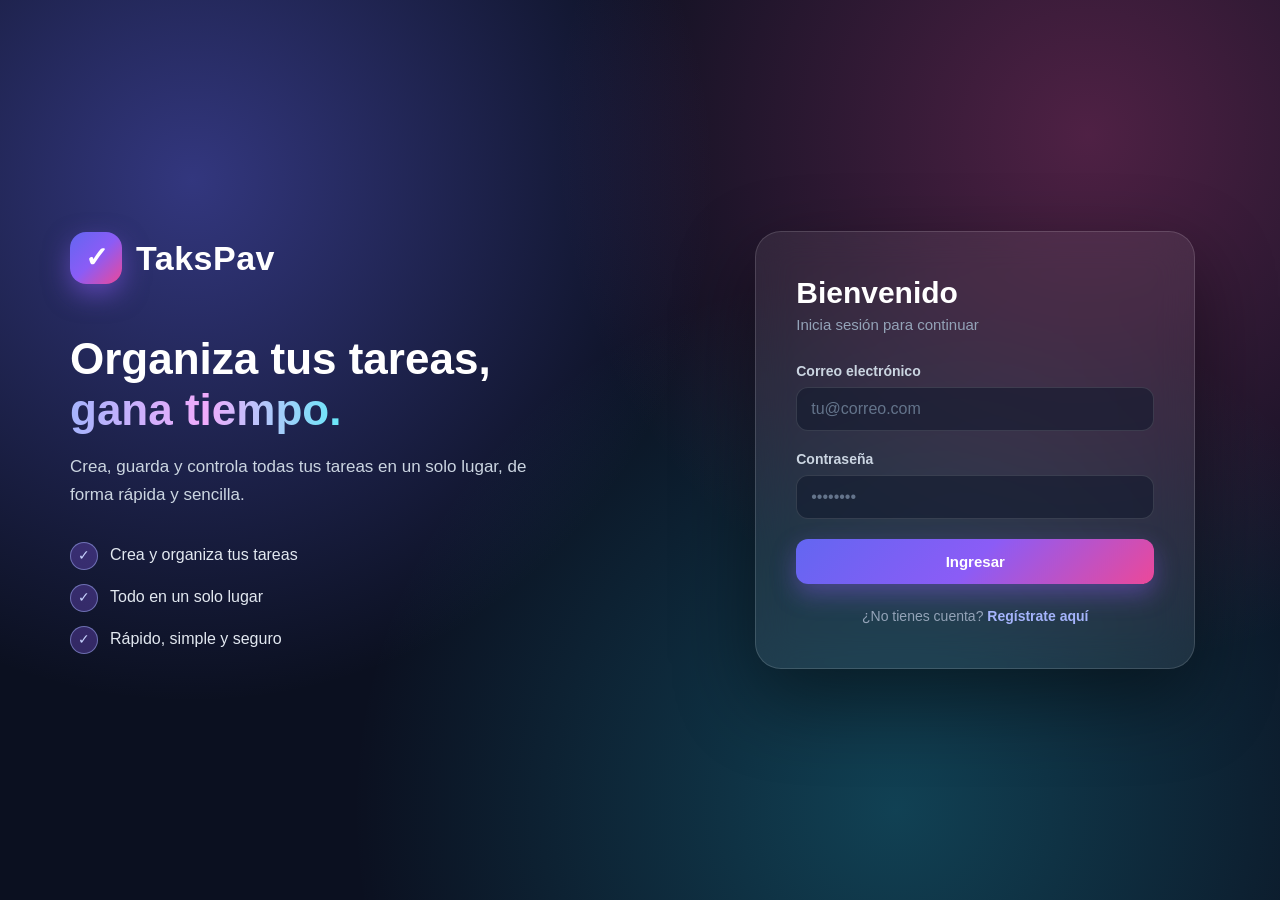
<file: index.html>
<!DOCTYPE html>
<html lang="es">

<head>
    <meta charset="UTF-8">
    <meta name="viewport" content="width=device-width, initial-scale=1.0">
    <title>TaksPav | Login</title>
    <link rel="stylesheet" href="style/style.css">
</head>

<body class="auth-body">
    <main class="auth-container">

        <aside class="auth-brand">
            <div class="brand-logo">
                <div class="brand-icon">✓</div>
                <span class="brand-name">TaksPav</span>
            </div>

            <h2 class="brand-title">Organiza tus tareas,<br><span>gana tiempo.</span></h2>
            <p class="brand-text">
                Crea, guarda y controla todas tus tareas en un solo lugar,
                de forma rápida y sencilla.
            </p>

            <ul class="brand-list">
                <li>Crea y organiza tus tareas</li>
                <li>Todo en un solo lugar</li>
                <li>Rápido, simple y seguro</li>
            </ul>
        </aside>

        <section class="auth-section">
            <p class="auth-logo-mobile">TaksPav</p>

            <h1>Bienvenido</h1>
            <p class="auth-subtitle">Inicia sesión para continuar</p>

            <form id="formulario-login" method="post">
                <div class="form-group">
                    <label for="email">Correo electrónico</label>
                    <input type="email" id="email" name="email" placeholder="tu@correo.com">
                    <p class="validation-1"></p>
                </div>

                <div class="form-group">
                    <label for="password">Contraseña</label>
                    <input type="password" id="password" name="password" placeholder="••••••••">
                    <p class="validation-2"></p>
                </div>

                <p class="login-message"></p>

                <button type="submit" class="save-button">Ingresar</button>
            </form>

            <p class="auth-link">
                ¿No tienes cuenta? <a href="views/register.html">Regístrate aquí</a>
            </p>
        </section>

    </main>
    <script src="JS/index.js"></script>
</body>

</html>
</file>
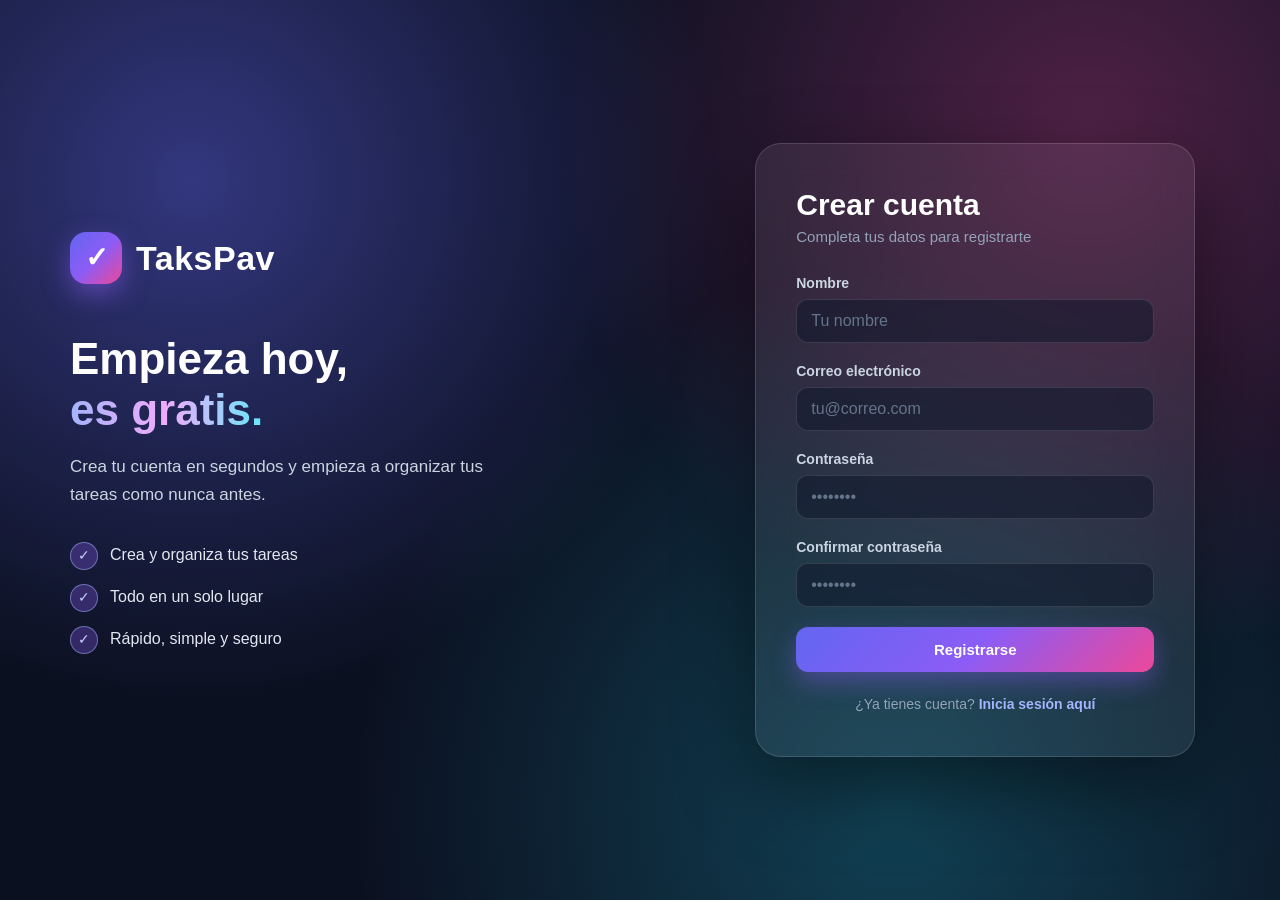
<file: views/register.html>
<!DOCTYPE html>
<html lang="es">

<head>
    <meta charset="UTF-8">
    <meta name="viewport" content="width=device-width, initial-scale=1.0">
    <title>TaksPav | Registro</title>
    <link rel="stylesheet" href="../style/style.css">
</head>

<body class="auth-body">
    <main class="auth-container">

        <aside class="auth-brand">
            <div class="brand-logo">
                <div class="brand-icon">✓</div>
                <span class="brand-name">TaksPav</span>
            </div>

            <h2 class="brand-title">Empieza hoy,<br><span>es gratis.</span></h2>
            <p class="brand-text">
                Crea tu cuenta en segundos y empieza a organizar tus tareas
                como nunca antes.
            </p>

            <ul class="brand-list">
                <li>Crea y organiza tus tareas</li>
                <li>Todo en un solo lugar</li>
                <li>Rápido, simple y seguro</li>
            </ul>
        </aside>

        <section class="auth-section">
            <p class="auth-logo-mobile">TaksPav</p>

            <h1>Crear cuenta</h1>
            <p class="auth-subtitle">Completa tus datos para registrarte</p>

            <form id="register-form" method="post">
                <div class="form-group">
                    <label for="name">Nombre</label>
                    <input type="text" id="name" name="name" placeholder="Tu nombre" required>
                </div>

                <div class="form-group">
                    <label for="email">Correo electrónico</label>
                    <input type="email" id="email" name="email" placeholder="tu@correo.com" required>
                </div>

                <div class="form-group">
                    <label for="password">Contraseña</label>
                    <input type="password" id="password" name="password" placeholder="••••••••" required>
                </div>

                <div class="form-group">
                    <label for="password_confirm">Confirmar contraseña</label>
                    <input type="password" id="password_confirm" name="password_confirm" placeholder="••••••••" required>
                </div>

                <p class="register-message"></p>

                <button type="submit" class="save-button">Registrarse</button>
            </form>

            <p class="auth-link">
                ¿Ya tienes cuenta? <a href="../index.html">Inicia sesión aquí</a>
            </p>
        </section>

    </main>
    <script src="../JS/register.js"></script>
</body>

</html>
</file>
<file: style/style.css>
* {
  box-sizing: border-box;
  margin: 0;
  padding: 0;
}

/* Oculta la barra de scroll (la página sigue haciendo scroll) */
html {
  scrollbar-width: none;
  -ms-overflow-style: none;
}

html::-webkit-scrollbar {
  display: none;
}

body {
  min-height: 100vh;
  padding: 40px 20px;
  font-family: "Segoe UI", Arial, sans-serif;
  color: #e5e7eb;
  background-color: #0b1020;
  background-image:
    radial-gradient(circle at 15% 20%, rgba(99, 102, 241, 0.45), transparent 40%),
    radial-gradient(circle at 85% 15%, rgba(236, 72, 153, 0.30), transparent 40%),
    radial-gradient(circle at 70% 90%, rgba(34, 211, 238, 0.25), transparent 45%);
  background-attachment: fixed;
}

/* ---------- Navbar ---------- */

.navbar {
  background: rgba(255, 255, 255, 0.08);
  border: 1px solid rgba(255, 255, 255, 0.14);
  padding: 15px 0;
  margin-bottom: 40px;
  border-radius: 14px;
  backdrop-filter: blur(14px);
  -webkit-backdrop-filter: blur(14px);
}

.navbar-container {
  max-width: 1200px;
  margin: 0 auto;
  padding: 0 20px;
  display: flex;
  justify-content: space-between;
  align-items: center;
}

.navbar-brand {
  color: #ffffff;
  font-size: 22px;
  font-weight: 800;
  letter-spacing: 0.5px;
}

.navbar-right {
  display: flex;
  align-items: center;
  gap: 16px;
}

.navbar-user {
  color: #e5e7eb;
  font-weight: 600;
}

.navbar-logout {
  padding: 8px 16px;
  background: linear-gradient(135deg, #6366f1, #8b5cf6, #ec4899);
  color: #ffffff;
  text-decoration: none;
  border-radius: 10px;
  font-weight: 600;
  cursor: pointer;
}

.navbar-logout:hover {
  opacity: 0.9;
}

/* ---------- Página de tareas ---------- */

.container {
  display: grid;
  grid-template-columns: 320px 1fr;
  gap: 30px;
  max-width: 1200px;
  margin: 0 auto;
}

.form-section,
.table-section {
  padding: 28px;
  background: #ffffff;
  color: #1f2937;
  border-radius: 18px;
  box-shadow: 0 20px 50px rgba(0, 0, 0, 0.35);
}

h1 {
  margin-bottom: 22px;
  font-size: 24px;
}

.toast {
  margin-bottom: 20px;
  padding: 12px 15px;
  border-left: 4px solid #6366f1;
  border-radius: 8px;
  background: #eef2ff;
  color: #4338ca;
  font-size: 14px;
}

/* ---------- Formularios (generales) ---------- */

.form-group {
  margin-bottom: 20px;
}

label {
  display: block;
  margin-bottom: 8px;
  font-weight: 600;
  font-size: 14px;
  color: #374151;
}

input,
textarea {
  width: 100%;
  padding: 12px 14px;
  border: 1.5px solid #e5e7eb;
  border-radius: 12px;
  background: #f9fafb;
  font: inherit;
  color: #111827;
  resize: vertical;
  transition: border-color 0.2s, box-shadow 0.2s, background 0.2s;
}

input:focus,
textarea:focus {
  outline: none;
  border-color: #6366f1;
  background: #ffffff;
  box-shadow: 0 0 0 4px rgba(99, 102, 241, 0.15);
}

.save-button {
  width: 100%;
  padding: 14px;
  border: none;
  border-radius: 12px;
  background: linear-gradient(135deg, #6366f1, #8b5cf6, #ec4899);
  color: #ffffff;
  font-size: 15px;
  font-weight: 700;
  cursor: pointer;
  box-shadow: 0 10px 24px rgba(139, 92, 246, 0.40);
  transition: transform 0.15s, box-shadow 0.15s;
}

.save-button:hover {
  transform: translateY(-2px);
  box-shadow: 0 14px 30px rgba(139, 92, 246, 0.55);
}

.save-button:active {
  transform: translateY(0);
}

/* ---------- Mensajes ---------- */

.validation-1,
.validation-2 {
  margin-top: 6px;
  color: #fca5a5;
  font-size: 13px;
}

.validation-1:empty,
.validation-2:empty {
  display: none;
}

.login-message,
.register-message {
  margin-bottom: 18px;
  padding: 10px 14px;
  border-radius: 12px;
  border: 1px solid rgba(248, 113, 113, 0.40);
  background: rgba(239, 68, 68, 0.15);
  color: #fecaca;
  font-size: 14px;
  text-align: center;
}

.login-message:empty,
.register-message:empty {
  display: none;
}

/* ---------- Login y registro ---------- */

.auth-body {
  padding: 0;
}

.auth-container {
  display: grid;
  grid-template-columns: 1.1fr 1fr;
  min-height: 100vh;
}

/* Panel izquierdo con la marca */

.auth-brand {
  display: flex;
  flex-direction: column;
  justify-content: center;
  padding: 60px 70px;
  color: #ffffff;
}

.brand-logo {
  display: flex;
  align-items: center;
  gap: 14px;
  margin-bottom: 50px;
}

.brand-icon {
  width: 52px;
  height: 52px;
  border-radius: 16px;
  background: linear-gradient(135deg, #6366f1, #8b5cf6, #ec4899);
  box-shadow: 0 10px 26px rgba(139, 92, 246, 0.50);
  color: #ffffff;
  font-size: 28px;
  font-weight: 800;
  text-align: center;
  line-height: 52px;
}

.brand-name {
  font-size: 34px;
  font-weight: 800;
  letter-spacing: 0.5px;
}

.brand-title {
  margin-bottom: 18px;
  font-size: 44px;
  line-height: 1.15;
  font-weight: 800;
}

.brand-title span {
  background: linear-gradient(90deg, #a5b4fc, #f0abfc, #67e8f9);
  -webkit-background-clip: text;
  background-clip: text;
  color: transparent;
}

.brand-text {
  max-width: 460px;
  margin-bottom: 34px;
  font-size: 17px;
  line-height: 1.6;
  color: #cbd5e1;
}

.brand-list {
  list-style: none;
}

.brand-list li {
  margin-bottom: 14px;
  font-size: 16px;
  color: #e2e8f0;
}

.brand-list li::before {
  content: "✓";
  display: inline-block;
  width: 26px;
  height: 26px;
  margin-right: 12px;
  border-radius: 50%;
  background: rgba(139, 92, 246, 0.30);
  border: 1px solid rgba(165, 180, 252, 0.50);
  color: #c7d2fe;
  font-size: 14px;
  text-align: center;
  line-height: 24px;
}

/* Tarjeta del formulario */

.auth-section {
  align-self: center;
  width: 90%;
  max-width: 440px;
  margin: 30px auto;
  padding: 44px 40px;
  background: rgba(255, 255, 255, 0.07);
  border: 1px solid rgba(255, 255, 255, 0.14);
  border-radius: 26px;
  box-shadow: 0 30px 80px rgba(0, 0, 0, 0.45);
  backdrop-filter: blur(18px);
  -webkit-backdrop-filter: blur(18px);
}

.auth-logo-mobile {
  display: none;
  margin-bottom: 22px;
  text-align: center;
  font-size: 28px;
  font-weight: 800;
  color: #ffffff;
}

.auth-section h1 {
  margin-bottom: 6px;
  font-size: 30px;
  color: #ffffff;
}

.auth-subtitle {
  margin-bottom: 30px;
  font-size: 15px;
  color: #94a3b8;
}

.auth-section label {
  color: #cbd5e1;
}

.auth-section input {
  border: 1.5px solid rgba(255, 255, 255, 0.12);
  background: rgba(15, 23, 42, 0.55);
  color: #ffffff;
}

.auth-section input::placeholder {
  color: #64748b;
}

.auth-section input:hover {
  border-color: rgba(165, 180, 252, 0.45);
}

.auth-section input:focus {
  border-color: #818cf8;
  background: rgba(15, 23, 42, 0.80);
  box-shadow: 0 0 0 4px rgba(129, 140, 248, 0.20);
}

/* Evita el fondo blanco/amarillo del autocompletado de Chrome */
.auth-section input:-webkit-autofill {
  -webkit-box-shadow: 0 0 0 1000px #1e2440 inset;
  -webkit-text-fill-color: #ffffff;
  caret-color: #ffffff;
}

.auth-link {
  margin-top: 24px;
  text-align: center;
  font-size: 14px;
  color: #94a3b8;
}

.auth-link a {
  color: #a5b4fc;
  font-weight: 600;
  text-decoration: none;
}

.auth-link a:hover {
  text-decoration: underline;
}

/* ---------- Tabla ---------- */

.table-wrapper {
  overflow-x: auto;
}

table {
  width: 100%;
  border-collapse: collapse;
}

th,
td {
  padding: 14px 12px;
  border-bottom: 1px solid #e5e7eb;
  text-align: left;
}

th {
  background: #f5f3ff;
  color: #4338ca;
  font-size: 14px;
}

tr:hover td {
  background: #fafaff;
}

.empty-message {
  padding: 30px;
  color: #6b7280;
  text-align: center;
}

.action-button {
  margin-right: 8px;
  color: #6366f1;
  text-decoration: none;
  font-size: 18px;
}

.action-button.delete {
  color: #dc2626;
}

.form-container {
  max-width: 500px;
  margin: 0 auto;
}

.back-link {
  display: inline-block;
  margin-top: 18px;
  color: #a5b4fc;
  text-decoration: none;
}

/* ---------- Responsive ---------- */

@media (max-width: 900px) {
  .container {
    grid-template-columns: 1fr;
  }

  .auth-container {
    grid-template-columns: 1fr;
  }

  .auth-brand {
    display: none;
  }

  .auth-logo-mobile {
    display: block;
  }

  .auth-section {
    padding: 34px 26px;
  }
}
</file>
